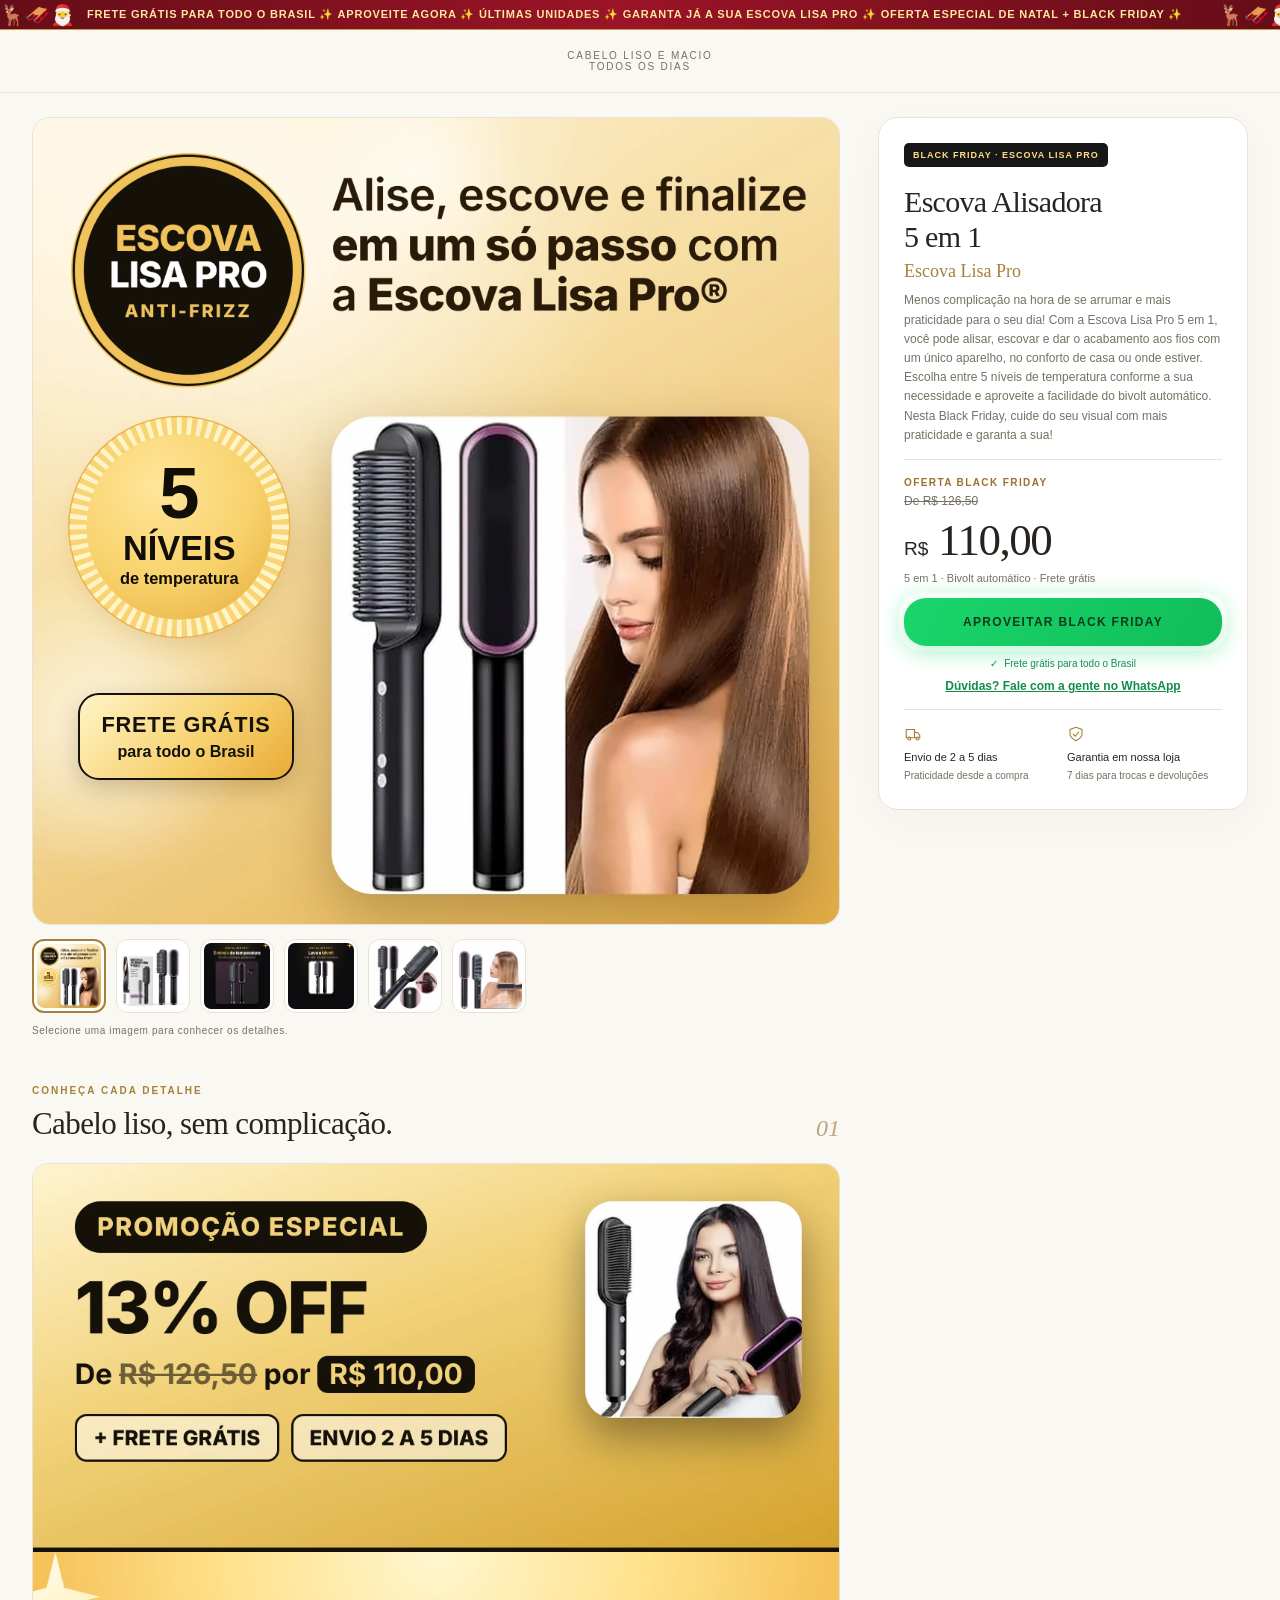
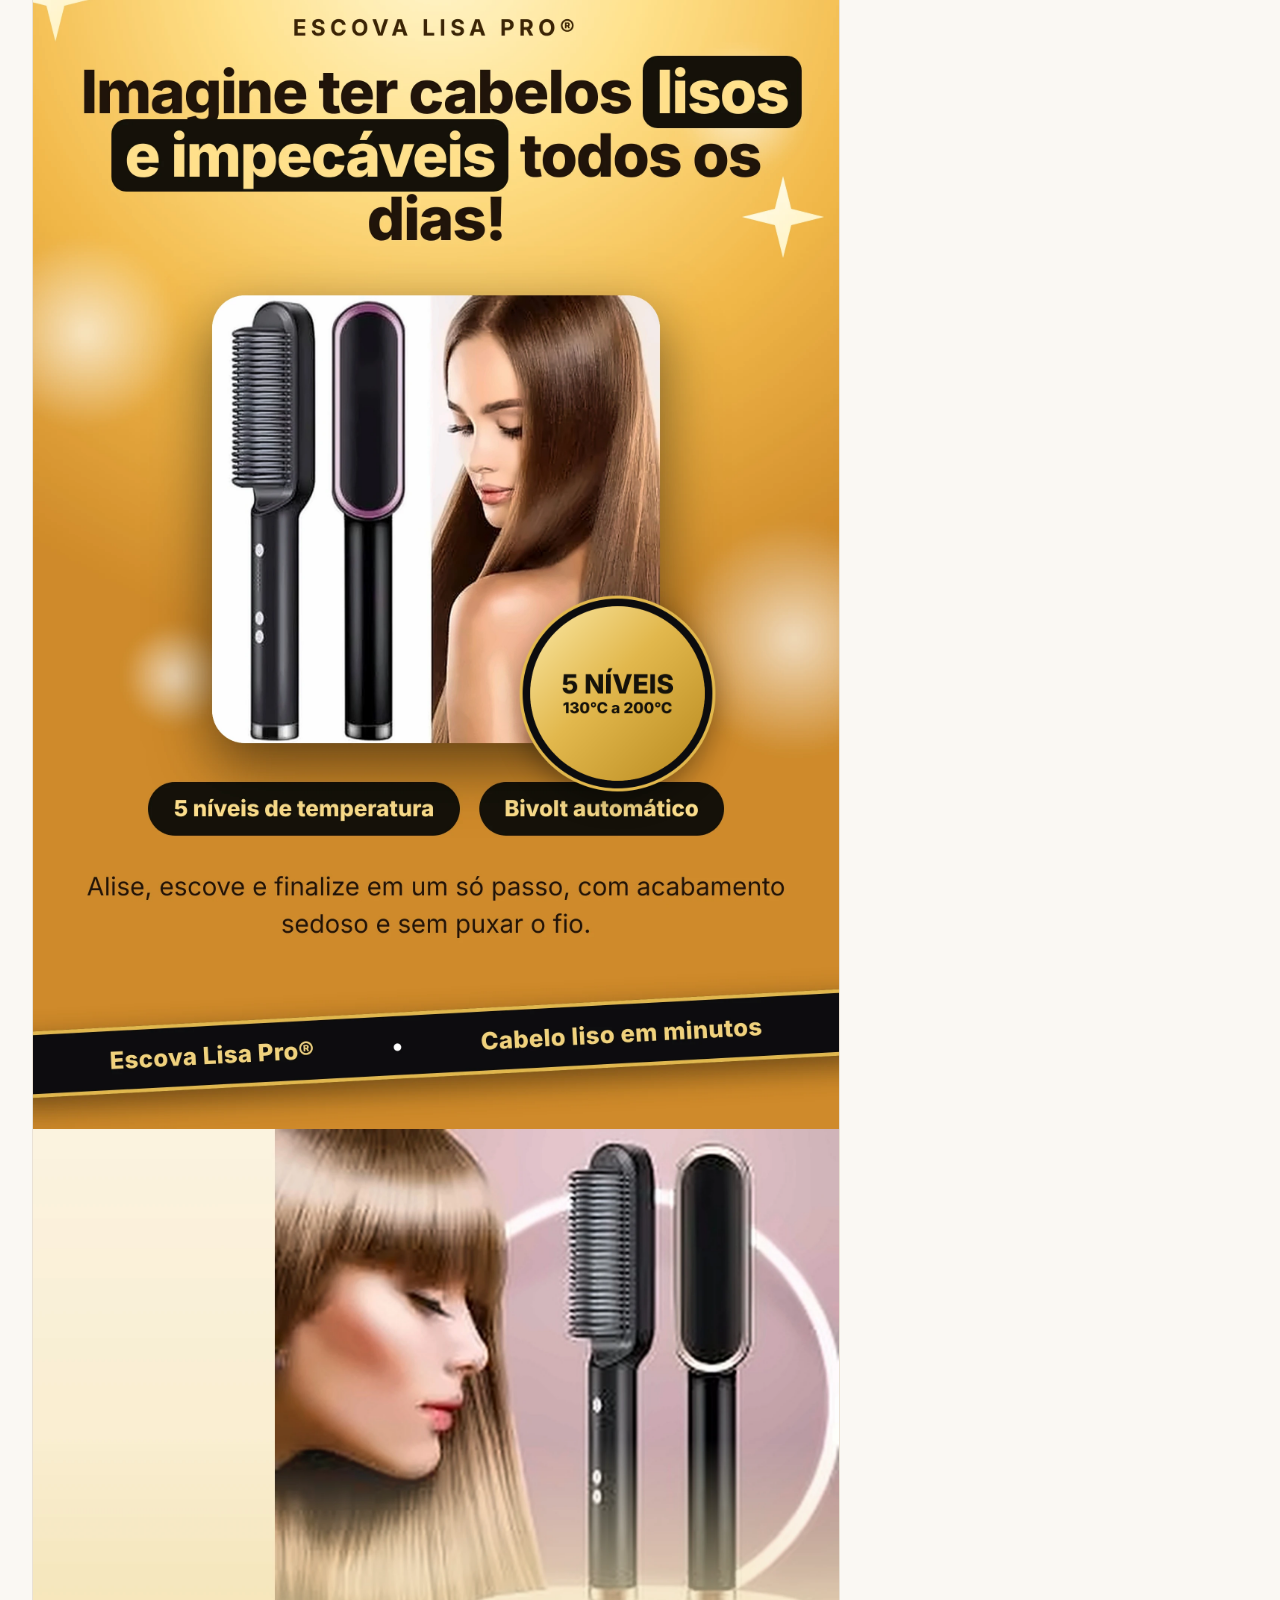
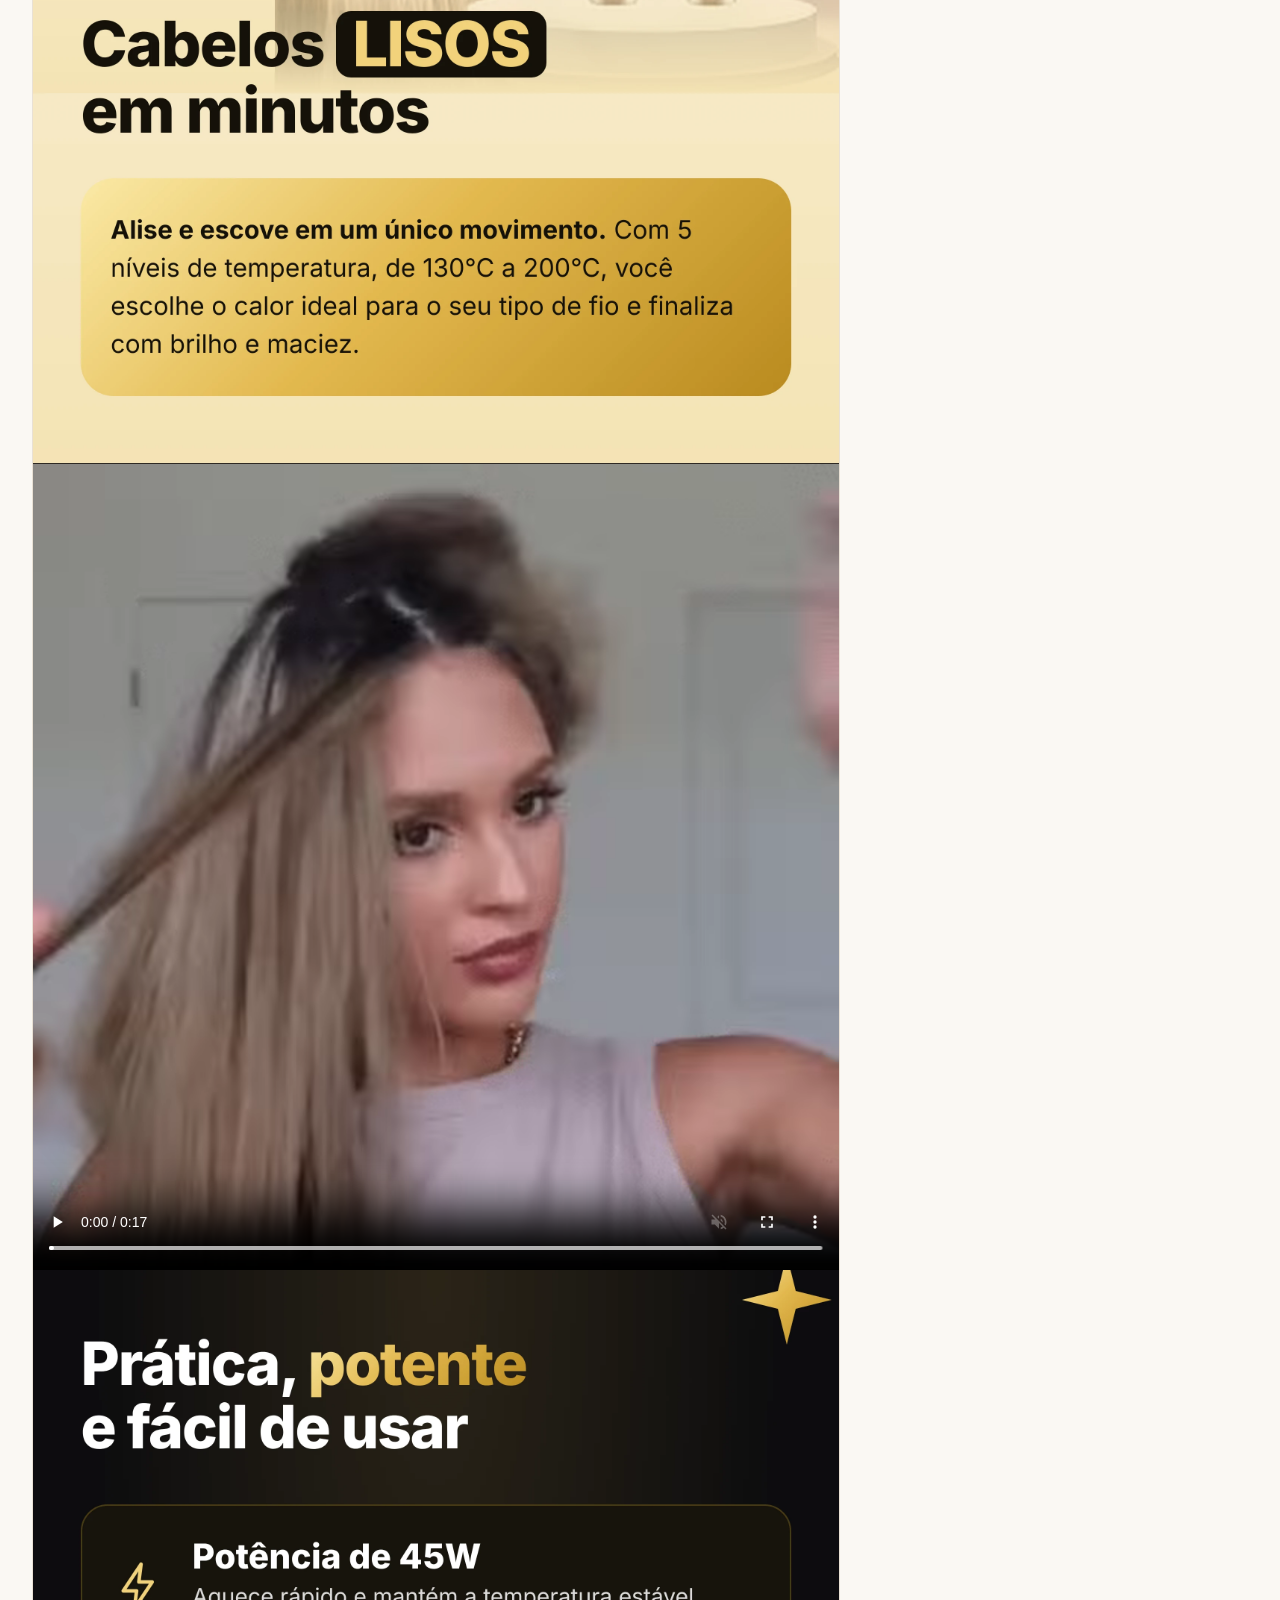
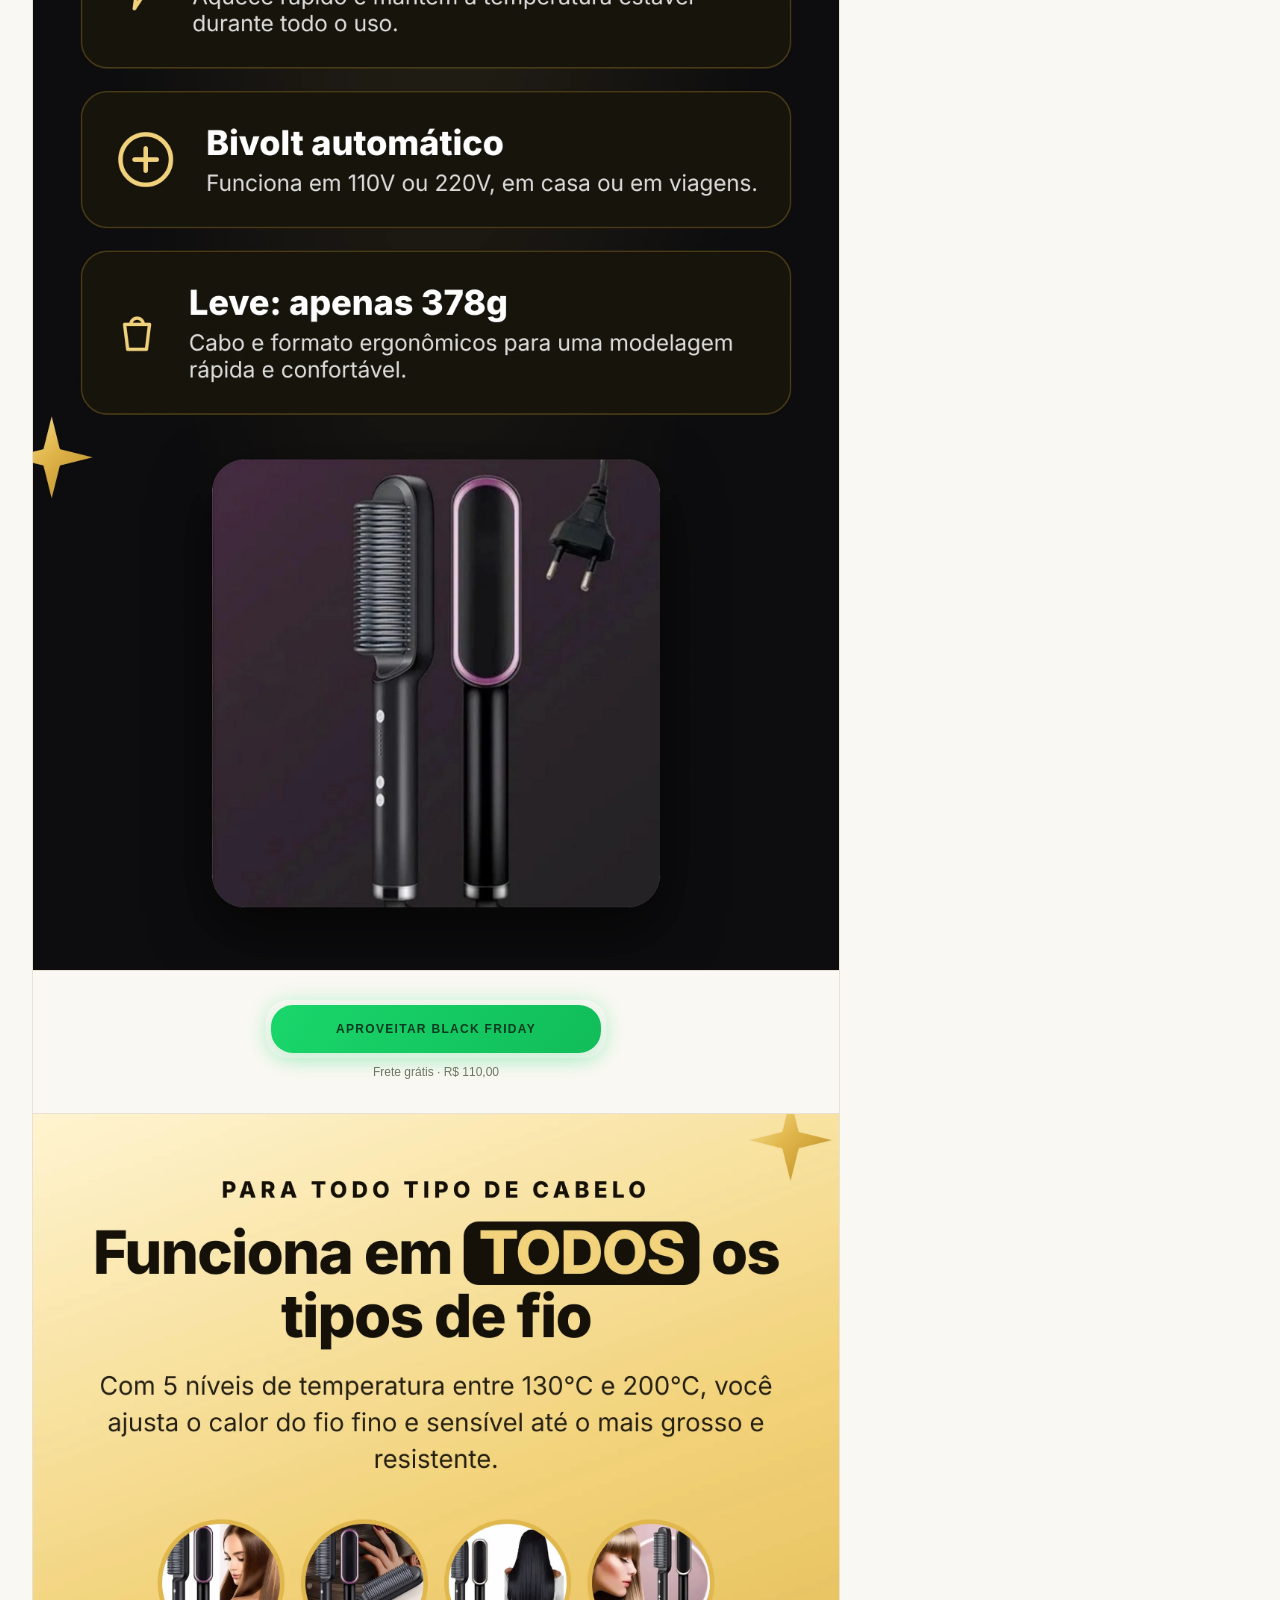
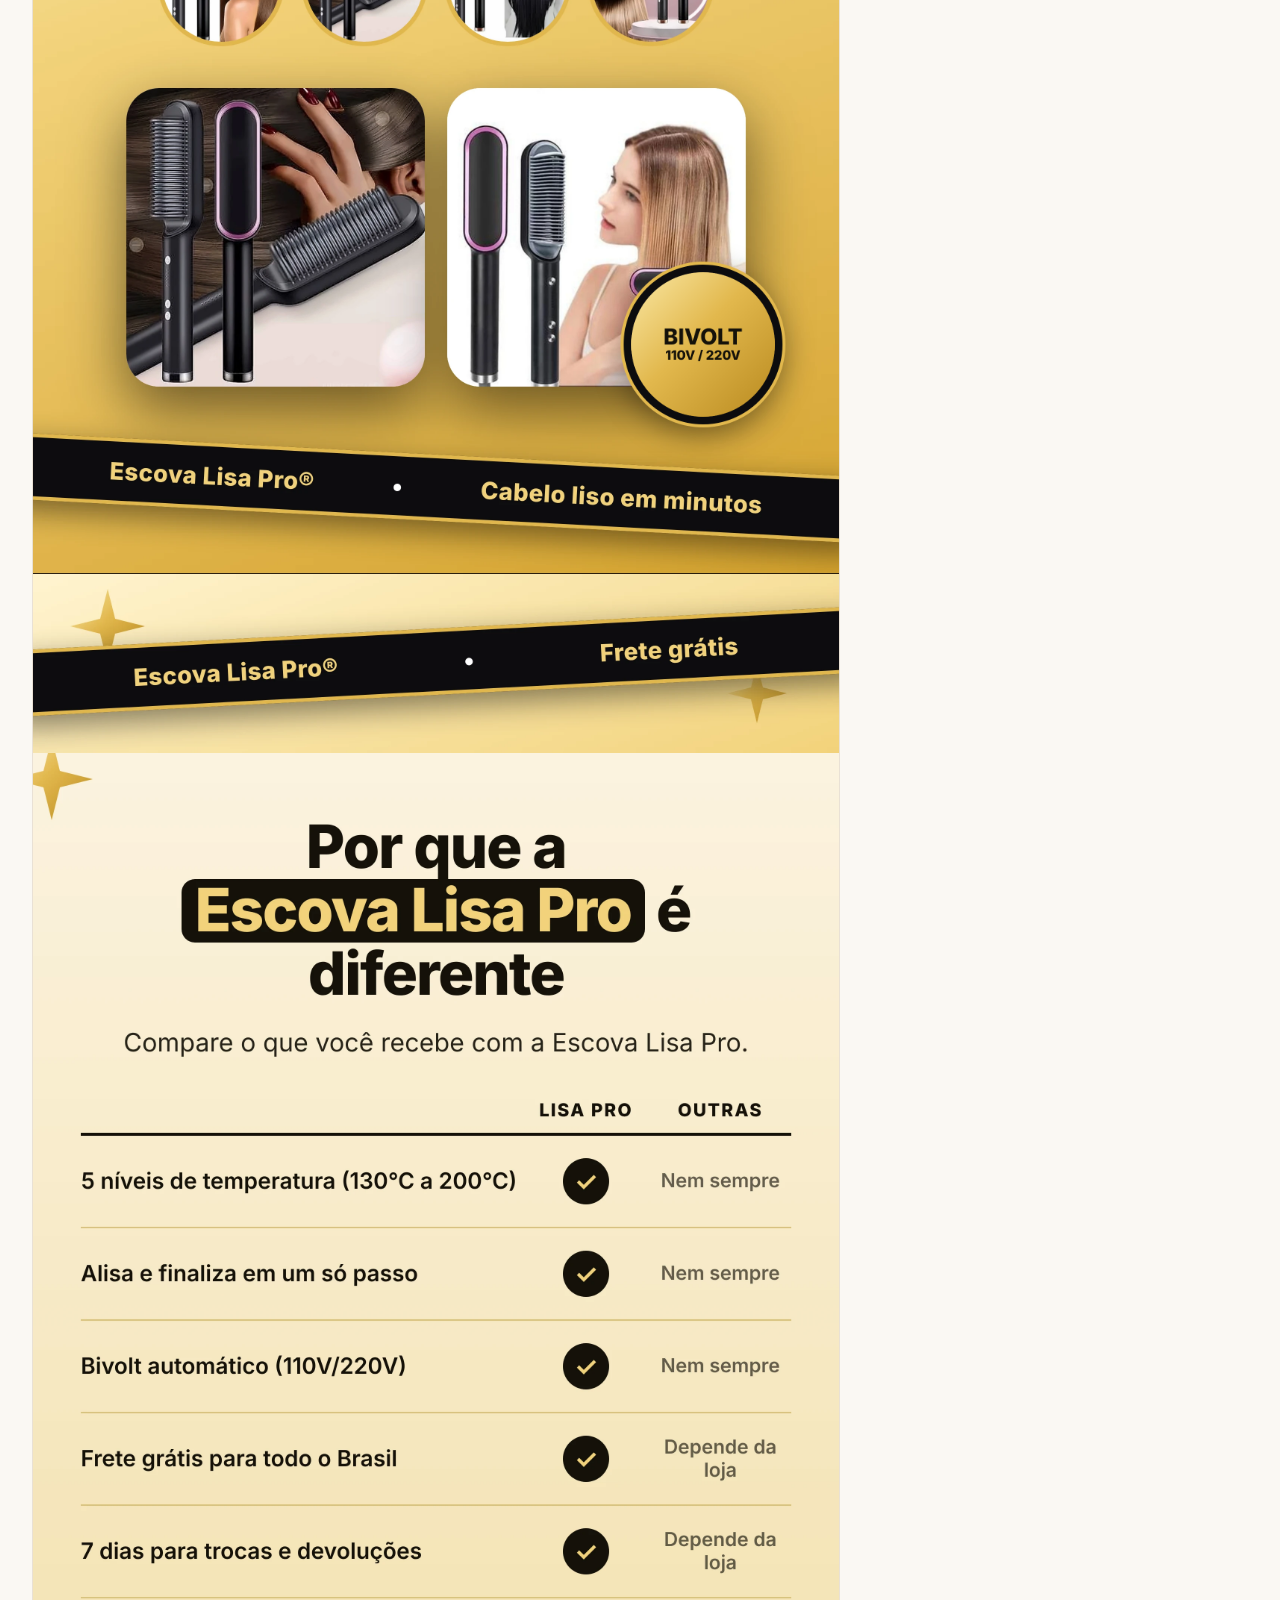
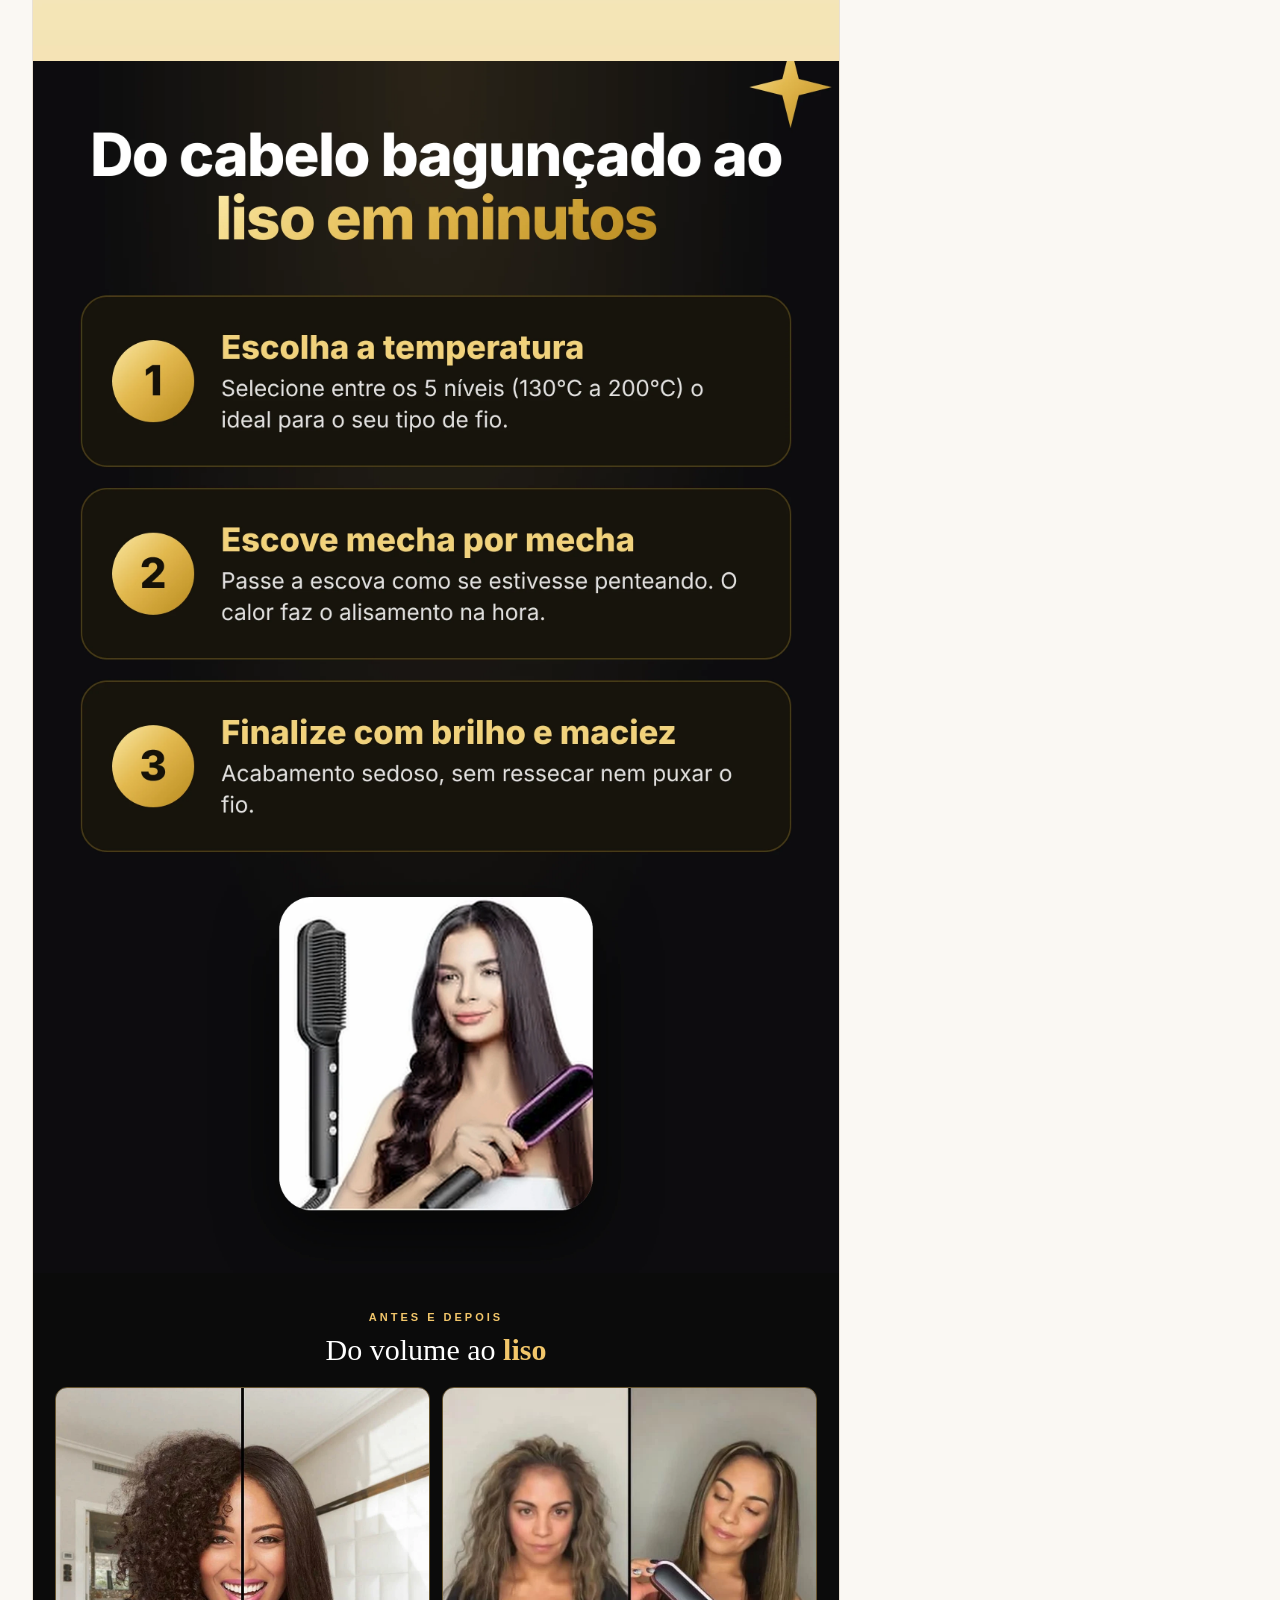
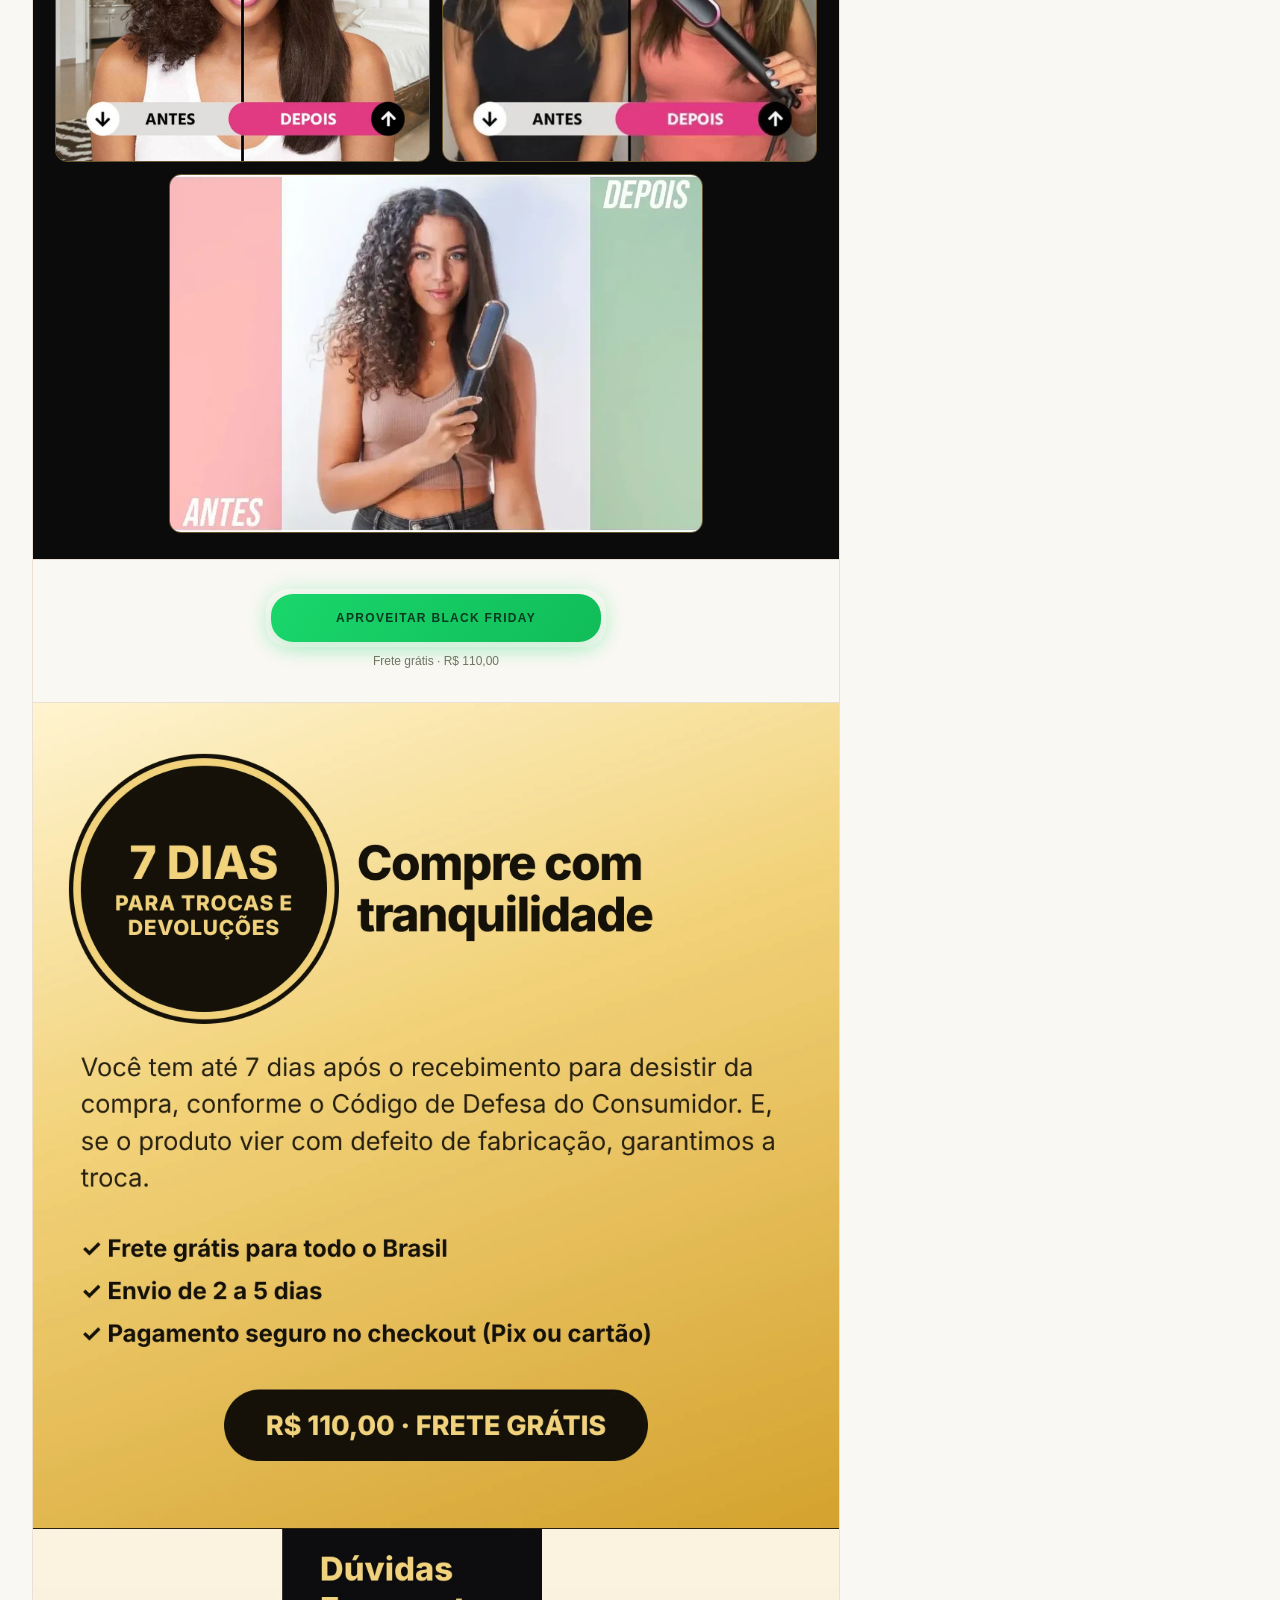
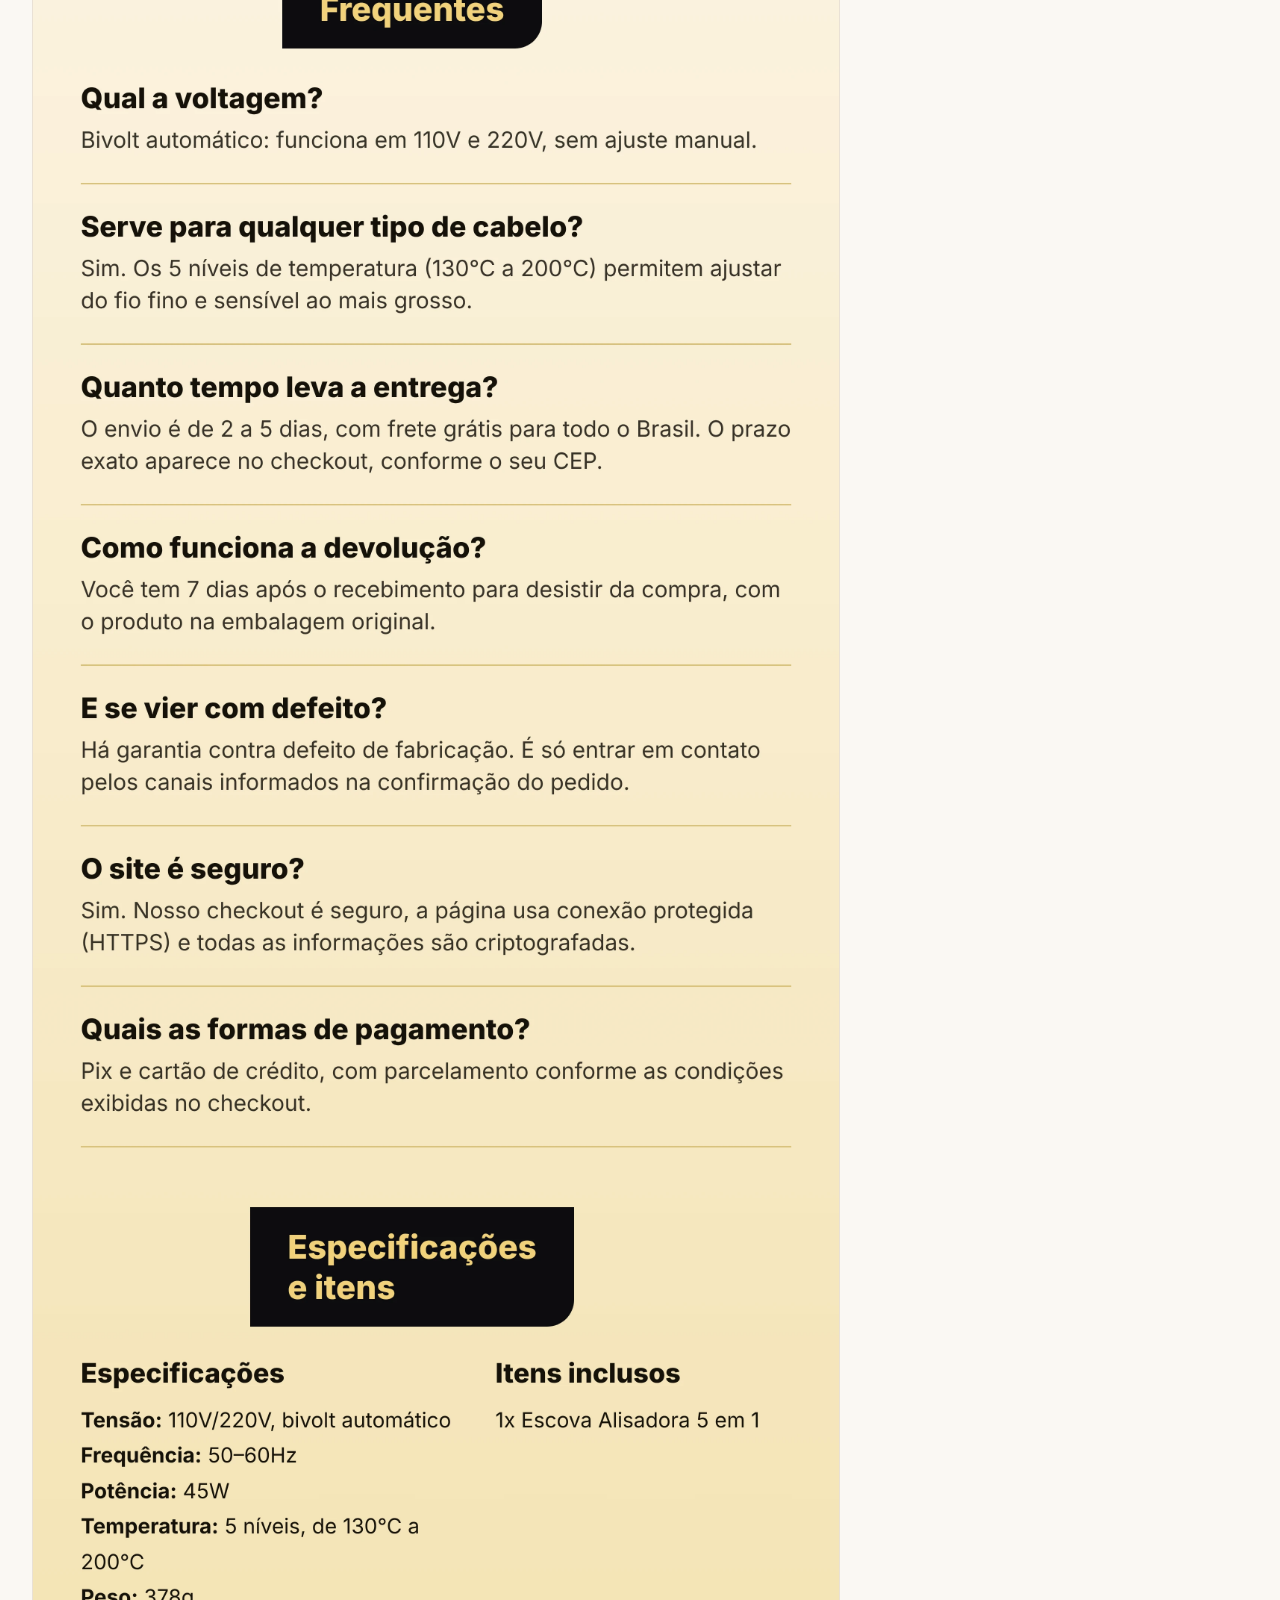
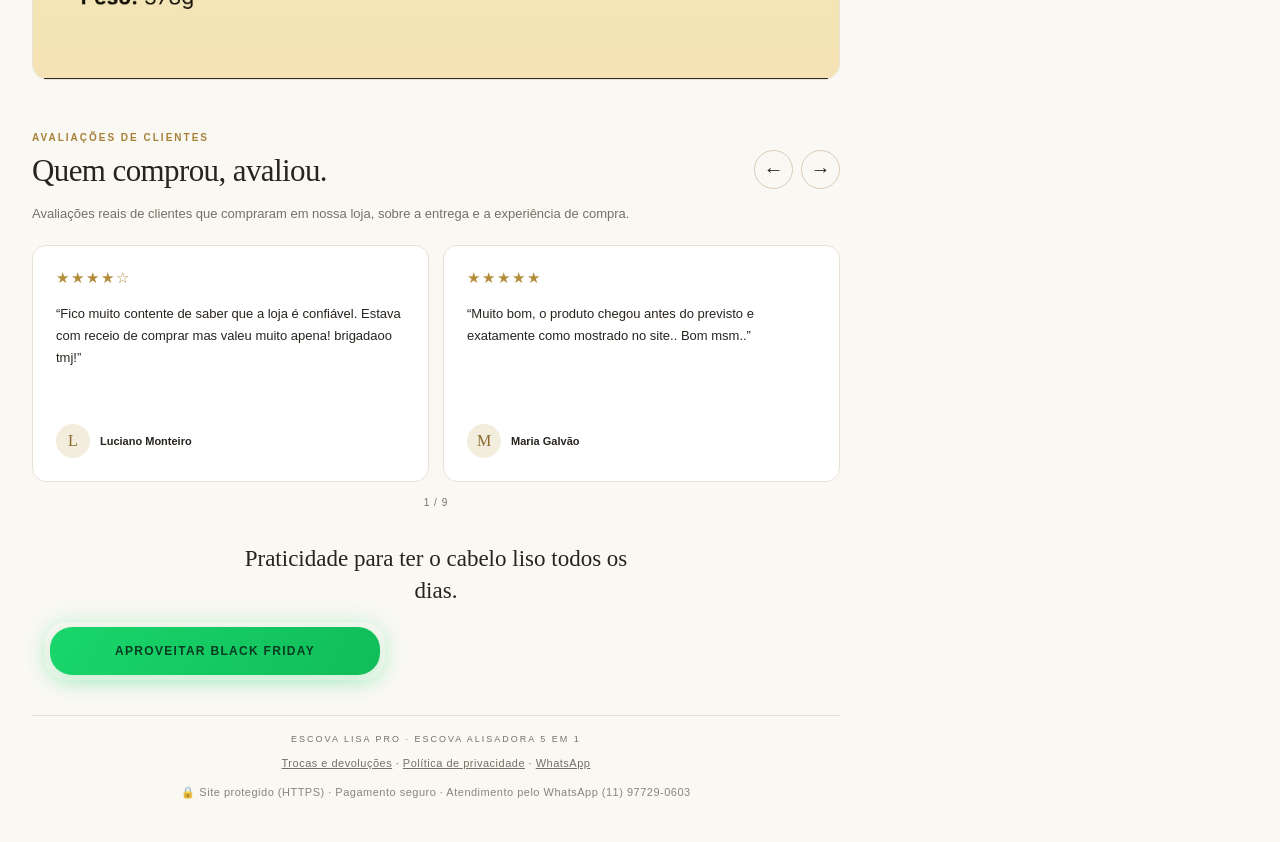
<file: index.html>
<!doctype html>
<html lang="pt-BR"><head><meta charset="utf-8"><meta name="viewport" content="width=device-width,initial-scale=1"><meta name="theme-color" content="#faf8f3"><title>Escova Lisa Pro | Escova Alisadora 5 em 1</title><meta name="description" content="Escova Alisadora 5 em 1: alisa, escova e finaliza em um só passo. 5 níveis de temperatura, bivolt automático e frete grátis. R$ 110,00."><link rel="stylesheet" href="styles.css?v=37"><link rel="preload" as="image" href="gallery-01-ajustada.svg?v=3"><!-- Meta Pixel Code -->
<script>
!function(f,b,e,v,n,t,s)
{if(f.fbq)return;n=f.fbq=function(){n.callMethod?
n.callMethod.apply(n,arguments):n.queue.push(arguments)};
if(!f._fbq)f._fbq=n;n.push=n;n.loaded=!0;n.version='2.0';
n.queue=[];t=b.createElement(e);t.async=!0;
t.src=v;s=b.getElementsByTagName(e)[0];
s.parentNode.insertBefore(t,s)}(window, document,'script',
'https://connect.facebook.net/en_US/fbevents.js');
fbq('init', '1138124382351551');
fbq('track', 'PageView');
</script>
<!-- End Meta Pixel Code -->
<script src="data.js?v=41" defer></script><script src="app.js?v=29" defer></script></head>
<body><noscript><img height="1" width="1" style="display:none" src="https://www.facebook.com/tr?id=1138124382351551&amp;ev=PageView&amp;noscript=1" alt="" /></noscript><div class="topbar" aria-label="Black Friday e Natal: FRETE GRÁTIS PARA TODO O BRASIL ✨ APROVEITE AGORA ✨ ÚLTIMAS UNIDADES ✨ GARANTA JÁ A SUA ESCOVA LISA PRO ✨ OFERTA ESPECIAL DE NATAL + BLACK FRIDAY ✨"><div class="topbar-track" aria-hidden="true"><span class="topbar-message"><span class="topbar-sleigh">🦌🛷🎅</span> FRETE GRÁTIS PARA TODO O BRASIL ✨ APROVEITE AGORA ✨ ÚLTIMAS UNIDADES ✨ GARANTA JÁ A SUA ESCOVA LISA PRO ✨ OFERTA ESPECIAL DE NATAL + BLACK FRIDAY ✨</span><span class="topbar-message"><span class="topbar-sleigh">🦌🛷🎅</span> FRETE GRÁTIS PARA TODO O BRASIL ✨ APROVEITE AGORA ✨ ÚLTIMAS UNIDADES ✨ GARANTA JÁ A SUA ESCOVA LISA PRO ✨ OFERTA ESPECIAL DE NATAL + BLACK FRIDAY ✨</span></div></div><header class="header"><span class="header-note">Cabelo liso e macio<br>todos os dias</span></header>
<main class="layout"><div class="left"><section class="gallery" aria-label="Imagens do produto"><div class="gallery-main is-cover"><img id="main-image" src="gallery-01-ajustada.svg?v=3" alt="Escova Alisadora 5 em 1 — imagem principal" width="900" height="900" fetchpriority="high"><span class="gallery-label">ESCOVA LISA PRO</span><span class="cover-badge" id="cover-badge"><b>FRETE GRÁTIS</b><small>para todo o Brasil</small></span></div><div class="thumbnails"><button class="thumb" type="button" aria-label="Ver imagem 1" aria-pressed="true"><img src="gallery-01-ajustada.svg?v=3" alt="Miniatura 1" width="1080" height="1080" decoding="async"></button><button class="thumb" type="button" aria-label="Ver imagem 2" aria-pressed="false"><img src="gallery-04.webp?v=29" alt="Miniatura 2" width="1080" height="1080" decoding="async"></button><button class="thumb" type="button" aria-label="Ver imagem 3" aria-pressed="false"><img src="gallery-02.webp?v=29" alt="Miniatura 3" width="1080" height="1080" decoding="async"></button><button class="thumb" type="button" aria-label="Ver imagem 4" aria-pressed="false"><img src="gallery-03.webp?v=29" alt="Miniatura 4" width="1080" height="1080" decoding="async"></button><button class="thumb" type="button" aria-label="Ver imagem 5" aria-pressed="false"><img src="gallery-05.webp?v=29" alt="Miniatura 5" width="1080" height="1080" decoding="async"></button><button class="thumb" type="button" aria-label="Ver imagem 6" aria-pressed="false"><img src="gallery-06.webp?v=29" alt="Miniatura 6" width="1080" height="1080" decoding="async"></button></div><p class="gallery-caption">Selecione uma imagem para conhecer os detalhes.</p></section>
<section class="description" aria-labelledby="description-heading"><div class="section-heading"><div><span class="eyebrow">Conheça cada detalhe</span><h2 id="description-heading">Cabelo liso, sem complicação.</h2></div><span class="number" aria-hidden="true">01</span></div><div class="story"><figure><img src="banner-01.webp?v=29" width="2160" alt="Oferta Escova Alisadora 5 em 1" loading="lazy" decoding="async"></figure><figure class="has-seal"><img src="banner-02.webp?v=29" width="2160" alt="Cabelos lisos e impecáveis todos os dias" loading="lazy" decoding="async"><img class="seal-anim" src="seal-niveis.png?v=29" alt="" aria-hidden="true" style="left:59.815%;top:54.306%;width:25.741%" loading="lazy"></figure><figure><img src="banner-03.webp?v=29" width="2160" alt="Cabelos lisos em minutos" loading="lazy" decoding="async"></figure><figure class="reel"><video id="reel-video" controls muted loop autoplay playsinline preload="auto" poster="poster-reel.jpg?v=29"><source src="video-reel.webm?v=29" type="video/webm"><source src="video-reel.mp4?v=29" type="video/mp4"></video></figure><figure><img src="banner-04.webp?v=29" width="2160" alt="Prática, potente e fácil de usar" loading="lazy" decoding="async"></figure><div class="mid-cta"><a class="cta" href="https://pay.kaiross.com.br/dmLbLVXUfgyq">APROVEITAR BLACK FRIDAY</a><p>Frete grátis · R$ 110,00</p></div><figure class="has-seal"><img src="banner-05.webp?v=29" width="2160" alt="Funciona em todos os tipos de cabelo" loading="lazy" decoding="async"><img class="seal-anim" src="seal-bivolt.png?v=29" alt="" aria-hidden="true" style="left:72.315%;top:70.13%;width:22.037%" loading="lazy"></figure><figure><img src="banner-10.webp?v=29" width="2160" alt="Escova Lisa Pro" loading="lazy" decoding="async"></figure><figure><img src="banner-06.webp?v=29" width="2160" alt="Por que a Escova Lisa Pro é diferente" loading="lazy" decoding="async"></figure><figure><img src="banner-07.webp?v=29" width="2160" alt="Do cabelo bagunçado ao liso em minutos" loading="lazy" decoding="async"></figure><figure class="ba"><span class="ba-eyebrow">Antes e depois</span><h3>Do volume ao <b>liso</b></h3><div class="ba-grid"><img src="antes-depois-2.webp?v=29" width="1000" height="1000" alt="Antes e depois: cabelo cacheado alisado" loading="lazy" decoding="async"><img src="antes-depois-1.webp?v=29" width="1000" height="1000" alt="Antes e depois: cabelo ondulado alisado" loading="lazy" decoding="async"><img src="antes-depois-3.webp?v=29" width="1000" height="672" alt="Antes e depois: cabelo cacheado alisado" loading="lazy" decoding="async"></div></figure><div class="mid-cta"><a class="cta" href="https://pay.kaiross.com.br/dmLbLVXUfgyq">APROVEITAR BLACK FRIDAY</a><p>Frete grátis · R$ 110,00</p></div><figure><img src="banner-08.webp?v=29" width="2160" alt="7 dias para trocas e devoluções" loading="lazy" decoding="async"></figure><figure><img src="banner-09.webp?v=29" width="2160" alt="Dúvidas frequentes e especificações" loading="lazy" decoding="async"></figure></div></section>
<section class="reviews" id="reviews" aria-labelledby="reviews-heading" hidden><div class="section-heading"><div><span class="eyebrow">Avaliações de clientes</span><h2 id="reviews-heading">Quem comprou, avaliou.</h2></div><div class="review-controls"><button type="button" class="arrow" id="previous-review" aria-label="Depoimento anterior">←</button><button type="button" class="arrow" id="next-review" aria-label="Próximo depoimento">→</button></div></div><p class="review-intro">Avaliações reais de clientes que compraram em nossa loja, sobre a entrega e a experiência de compra.</p><div class="review-grid" id="review-grid" tabindex="0" role="region" aria-label="Depoimentos de clientes" aria-roledescription="carrossel"></div><p class="review-status" id="review-status" aria-live="polite"></p></section><div class="closing"><p>Praticidade para ter o cabelo liso todos os dias.</p><a class="cta" href="https://pay.kaiross.com.br/dmLbLVXUfgyq">APROVEITAR BLACK FRIDAY</a></div><div class="bottom">Escova Lisa Pro · Escova Alisadora 5 em 1<div class="foot-links"><a href="trocas-e-devolucoes.html">Trocas e devoluções</a> · <a href="politica-de-privacidade.html">Política de privacidade</a> · <a href="https://wa.me/5511977290603?text=Oi!%20Tenho%20uma%20d%C3%BAvida%20sobre%20a%20Escova%20Lisa%20Pro" target="_blank" rel="noopener">WhatsApp</a></div><div class="foot-safe">🔒 Site protegido (HTTPS) · Pagamento seguro · Atendimento pelo WhatsApp (11) 97729-0603</div></div></div>
<aside class="offer" aria-label="Oferta da escova alisadora"><div class="offer-top"><span class="offer-tag">BLACK FRIDAY · ESCOVA LISA PRO</span></div><h1>Escova Alisadora<br>5 em 1<span>Escova Lisa Pro</span></h1><p class="offer-copy">Menos complicação na hora de se arrumar e mais praticidade para o seu dia! Com a Escova Lisa Pro 5 em 1, você pode alisar, escovar e dar o acabamento aos fios com um único aparelho, no conforto de casa ou onde estiver. Escolha entre 5 níveis de temperatura conforme a sua necessidade e aproveite a facilidade do bivolt automático. Nesta Black Friday, cuide do seu visual com mais praticidade e garanta a sua!</p><div class="price-box"><div class="price-label">Oferta Black Friday</div><div class="price-old">De R$ 126,50</div><div class="price"><small>R$</small> 110,00</div><div class="payment">5 em 1 · Bivolt automático · Frete grátis</div></div><a class="cta" href="https://pay.kaiross.com.br/dmLbLVXUfgyq">APROVEITAR BLACK FRIDAY</a><p class="shipping"><span aria-hidden="true">✓</span> Frete grátis para todo o Brasil</p><p class="wa-help"><a href="https://wa.me/5511977290603?text=Oi!%20Tenho%20uma%20d%C3%BAvida%20sobre%20a%20Escova%20Lisa%20Pro" target="_blank" rel="noopener">Dúvidas? Fale com a gente no WhatsApp</a></p><div class="offer-benefits"><div class="benefit"><svg viewBox="0 0 24 24" fill="none" stroke="currentColor" stroke-width="1.5" aria-hidden="true"><path d="M3 6h11v11H3zM14 10h4l3 4v3h-7"/><circle cx="7" cy="18" r="2"/><circle cx="18" cy="18" r="2"/></svg><strong>Envio de 2 a 5 dias</strong>Praticidade desde a compra</div><div class="benefit"><svg viewBox="0 0 24 24" fill="none" stroke="currentColor" stroke-width="1.5" aria-hidden="true"><path d="M12 3l8 3v6c0 5-8 9-8 9s-8-4-8-9V6zM8 12l3 3 5-6"/></svg><strong>Garantia em nossa loja</strong>7 dias para trocas e devoluções</div></div></aside></main><div class="sticky-buy" aria-label="Comprar"><div><s>R$ 126,50</s><strong>R$ 110,00</strong></div><a class="cta" href="https://pay.kaiross.com.br/dmLbLVXUfgyq">APROVEITAR BLACK FRIDAY</a></div></body></html>
</file>
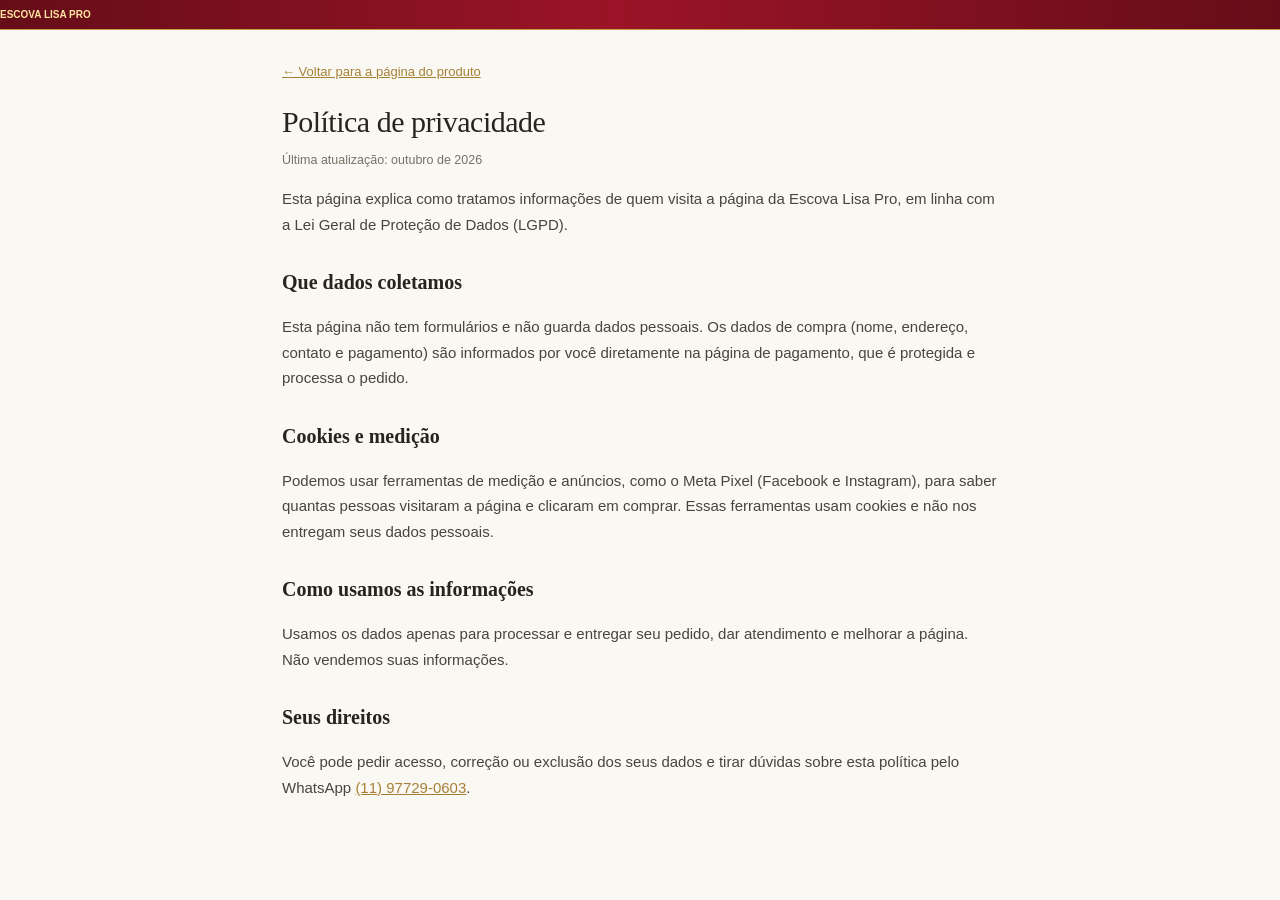
<file: politica-de-privacidade.html>
<!doctype html>
<html lang="pt-BR"><head><meta charset="utf-8"><meta name="viewport" content="width=device-width,initial-scale=1"><meta name="theme-color" content="#faf8f3"><title>Política de privacidade | Escova Lisa Pro</title><link rel="stylesheet" href="styles.css?v=22"></head>
<body><div class="topbar">Escova Lisa Pro</div><main class="doc"><a class="back" href="index.html">← Voltar para a página do produto</a><h1>Política de privacidade</h1><small>Última atualização: outubro de 2026</small>
<p>Esta página explica como tratamos informações de quem visita a página da Escova Lisa Pro, em linha com a Lei Geral de Proteção de Dados (LGPD).</p>
<h2>Que dados coletamos</h2><p>Esta página não tem formulários e não guarda dados pessoais. Os dados de compra (nome, endereço, contato e pagamento) são informados por você diretamente na página de pagamento, que é protegida e processa o pedido.</p>
<h2>Cookies e medição</h2><p>Podemos usar ferramentas de medição e anúncios, como o Meta Pixel (Facebook e Instagram), para saber quantas pessoas visitaram a página e clicaram em comprar. Essas ferramentas usam cookies e não nos entregam seus dados pessoais.</p>
<h2>Como usamos as informações</h2><p>Usamos os dados apenas para processar e entregar seu pedido, dar atendimento e melhorar a página. Não vendemos suas informações.</p>
<h2>Seus direitos</h2><p>Você pode pedir acesso, correção ou exclusão dos seus dados e tirar dúvidas sobre esta política pelo WhatsApp <a href="https://wa.me/5511977290603?text=Oi!%20Tenho%20uma%20d%C3%BAvida%20sobre%20a%20Escova%20Lisa%20Pro">(11) 97729-0603</a>.</p></main></body></html>
</file>
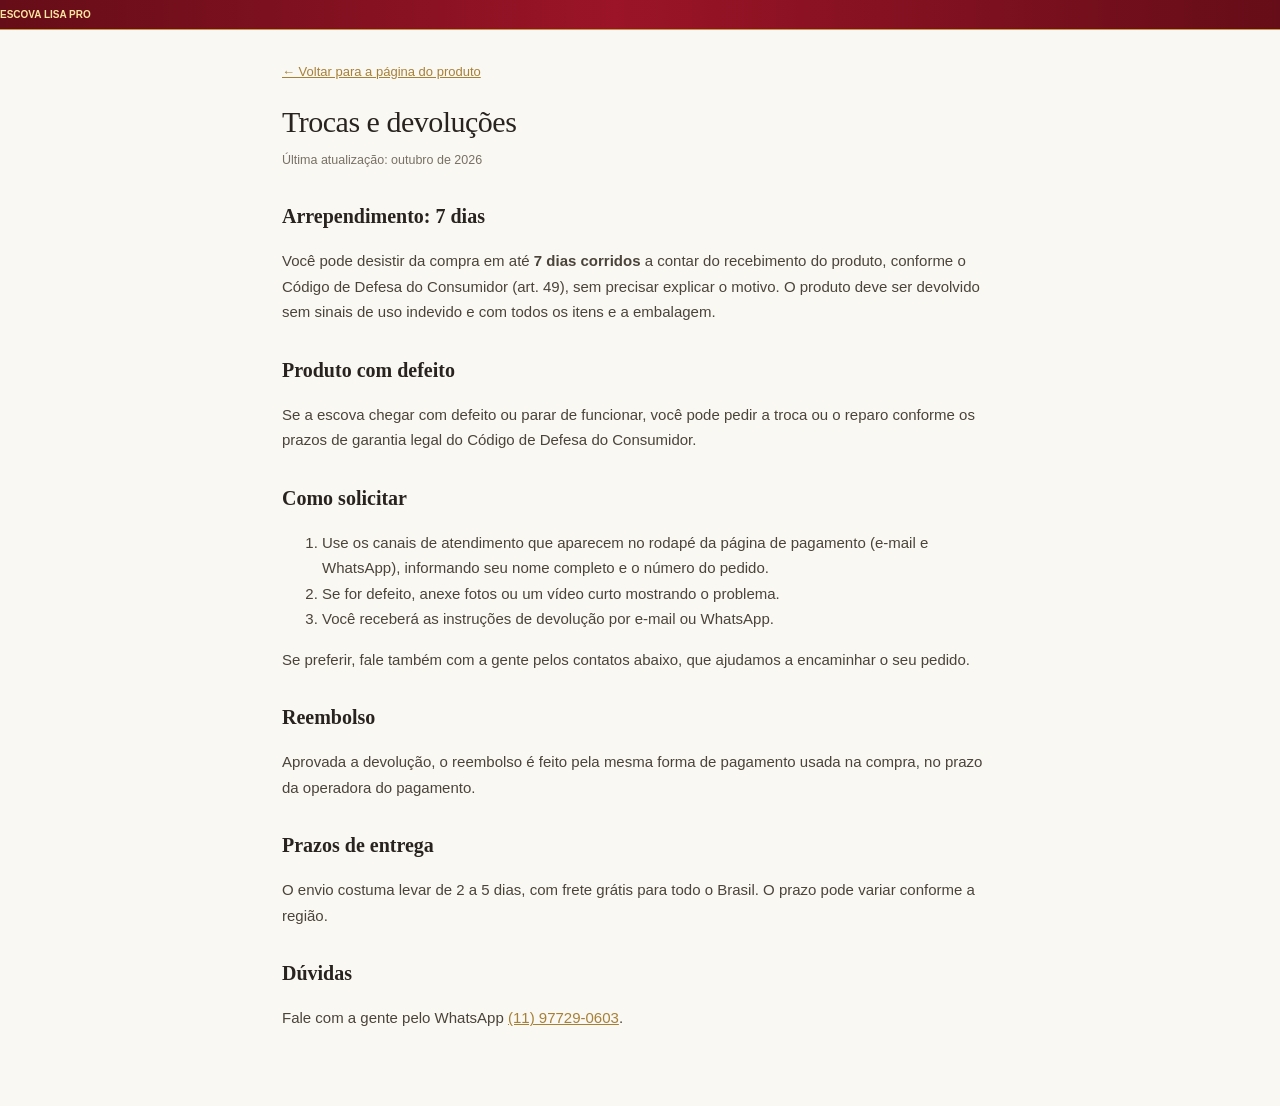
<file: trocas-e-devolucoes.html>
<!doctype html>
<html lang="pt-BR"><head><meta charset="utf-8"><meta name="viewport" content="width=device-width,initial-scale=1"><meta name="theme-color" content="#faf8f3"><title>Trocas e devoluções | Escova Lisa Pro</title><link rel="stylesheet" href="styles.css?v=22"></head>
<body><div class="topbar">Escova Lisa Pro</div><main class="doc"><a class="back" href="index.html">← Voltar para a página do produto</a><h1>Trocas e devoluções</h1><small>Última atualização: outubro de 2026</small>
<h2>Arrependimento: 7 dias</h2><p>Você pode desistir da compra em até <b>7 dias corridos</b> a contar do recebimento do produto, conforme o Código de Defesa do Consumidor (art. 49), sem precisar explicar o motivo. O produto deve ser devolvido sem sinais de uso indevido e com todos os itens e a embalagem.</p>
<h2>Produto com defeito</h2><p>Se a escova chegar com defeito ou parar de funcionar, você pode pedir a troca ou o reparo conforme os prazos de garantia legal do Código de Defesa do Consumidor.</p>
<h2>Como solicitar</h2><ol><li>Use os canais de atendimento que aparecem no rodapé da página de pagamento (e-mail e WhatsApp), informando seu nome completo e o número do pedido.</li><li>Se for defeito, anexe fotos ou um vídeo curto mostrando o problema.</li><li>Você receberá as instruções de devolução por e-mail ou WhatsApp.</li></ol><p>Se preferir, fale também com a gente pelos contatos abaixo, que ajudamos a encaminhar o seu pedido.</p>
<h2>Reembolso</h2><p>Aprovada a devolução, o reembolso é feito pela mesma forma de pagamento usada na compra, no prazo da operadora do pagamento.</p>
<h2>Prazos de entrega</h2><p>O envio costuma levar de 2 a 5 dias, com frete grátis para todo o Brasil. O prazo pode variar conforme a região.</p>
<h2>Dúvidas</h2><p>Fale com a gente pelo WhatsApp <a href="https://wa.me/5511977290603?text=Oi!%20Tenho%20uma%20d%C3%BAvida%20sobre%20a%20Escova%20Lisa%20Pro">(11) 97729-0603</a>.</p></main></body></html>
</file>
<file: styles.css>
:root{--ink:#28231e;--muted:#777064;--gold:#a78037;--line:#e9e1d5;--paper:#faf8f3;--green:#198a57}*{box-sizing:border-box}html{scroll-behavior:smooth}body{margin:0;background:var(--paper);color:var(--ink);font-family:Arial,Helvetica,sans-serif;-webkit-font-smoothing:antialiased}button{font:inherit;-webkit-tap-highlight-color:transparent}button:focus-visible{outline:3px solid var(--gold);outline-offset:4px}.topbar{height:30px;display:flex;align-items:center;justify-content:center;background:#28231e;color:#f9edd4;font-size:10px;letter-spacing:2px;text-transform:uppercase}.header{height:63px;max-width:1280px;margin:auto;padding:0 32px;display:flex;align-items:center;justify-content:space-between;border-bottom:1px solid var(--line)}.brand{font-family:Georgia,serif;font-size:28px;letter-spacing:-1px}.brand span{font-style:italic;color:var(--gold)}.brand small{font:9px Arial,sans-serif;letter-spacing:3px;display:block;text-align:center;margin-top:2px}.header-note{font-size:10px;letter-spacing:1.8px;text-transform:uppercase;color:var(--muted)}.layout{max-width:1280px;margin:auto;padding:24px 32px 40px;display:grid;grid-template-columns:minmax(0,1fr) 370px;gap:38px}.left{min-width:0}.eyebrow{color:var(--gold);font-size:10px;text-transform:uppercase;letter-spacing:2px;font-weight:bold}.gallery-main{position:relative;border-radius:18px;overflow:hidden;background:white;border:1px solid var(--line)}.gallery-main img{width:100%;height:auto;aspect-ratio:1;object-fit:contain;display:block}.gallery-label{position:absolute;top:16px;left:16px;background:#28231e;color:white;padding:7px 11px;border-radius:99px;letter-spacing:1.5px;font-size:9px;pointer-events:none}.thumbnails{display:flex;gap:10px;margin:14px 0 0}.thumb{padding:3px;background:white;border:1px solid var(--line);border-radius:12px;width:74px;height:74px;cursor:pointer;transition:border-color .2s,transform .2s}.thumb:hover{transform:translateY(-2px)}.thumb[aria-pressed=true]{border:2px solid var(--gold)}.thumb img{width:100%;height:100%;object-fit:contain;border-radius:7px}.gallery-caption{font-size:10px;color:var(--muted);margin:12px 0 0;letter-spacing:.6px}.offer{position:fixed;top:117px;left:calc(50% + 238px);width:370px;background:white;padding:25px;border:1px solid var(--line);border-radius:20px;box-shadow:0 12px 44px #3c281d08;z-index:3}.offer-top{display:flex;align-items:center;justify-content:space-between;gap:10px}.offer-tag{background:#f4eddc;color:#81632b;font-size:9px;letter-spacing:1.3px;padding:7px 9px;border-radius:5px;font-weight:bold}.sold{font-size:10px;color:var(--muted)}h1{font-family:Georgia,serif;font-weight:normal;font-size:30px;line-height:1.16;margin:18px 0 10px;letter-spacing:-.7px}h1 span{display:block;font-size:18px;margin-top:6px;letter-spacing:0;color:var(--gold)}.offer-copy{font-size:12px;line-height:1.6;color:var(--muted);margin:10px 0}.rating{display:flex;align-items:center;gap:9px;margin:13px 0;font-size:11px}.stars{letter-spacing:2px;color:#b48d3c;font-size:15px}.price-box{border-top:1px solid var(--line);padding:17px 0 14px;margin-top:14px}.price-label{font-size:10px;letter-spacing:1.4px;text-transform:uppercase;color:var(--muted)}.price-old{font-size:12px;color:var(--muted);text-decoration:line-through;margin-top:6px}.price{font-family:Georgia,serif;font-size:45px;line-height:1.2;margin:5px 0;letter-spacing:-1.5px}.price small{font:19px Arial,sans-serif;letter-spacing:0}.payment{font-size:11px;color:var(--muted)}.cta{width:100%;border:0;border-radius:10px;background:var(--green);color:white;padding:17px 12px;font-size:12px;letter-spacing:1.3px;font-weight:bold;box-shadow:0 5px 15px #198a571a;opacity:1}.cta:disabled{color:white;-webkit-text-fill-color:white;cursor:default}.shipping{display:flex;align-items:center;justify-content:center;gap:6px;font-size:10px;color:var(--green);margin:12px 0 18px}.offer-benefits{display:grid;grid-template-columns:1fr 1fr;gap:8px;border-top:1px solid var(--line);padding-top:15px}.benefit{font-size:10px;line-height:1.7;color:var(--muted)}.benefit strong{display:block;color:var(--ink);font-size:11px;font-weight:500}.benefit svg{width:18px;height:18px;display:block;color:var(--gold);margin-bottom:5px}.section-heading{margin:44px 0 21px;display:flex;justify-content:space-between;gap:16px;align-items:end}.section-heading h2{font-family:Georgia,serif;font-size:31px;font-weight:normal;letter-spacing:-.6px;margin:8px 0 0}.section-heading .number{font-family:Georgia,serif;font-style:italic;font-size:24px;color:#bca67f}.story{overflow:hidden;border:1px solid var(--line);border-radius:16px;background:white}.story img{display:block;width:100%;height:auto;object-fit:contain}.story figure{margin:0}.story video{display:block;width:100%;max-height:640px;background:#000}.story-note{padding:26px 23px;background:#f4efe4;text-align:center;font-family:Georgia,serif;font-size:20px;line-height:1.5;margin:0}.specs{list-style:none;margin:0;padding:6px 23px 10px;background:white}.specs li{display:flex;justify-content:space-between;gap:16px;padding:13px 0;border-bottom:1px solid var(--line);font-size:14px}.specs li:last-child{border-bottom:0}.specs span{color:var(--muted)}.specs strong{font-weight:600;text-align:right}.reviews{min-width:0;padding-top:3px}.review-intro{font-size:13px;line-height:1.7;color:var(--muted);margin:-7px 0 20px}.review-controls{display:flex;gap:8px;flex-shrink:0}.arrow{width:39px;height:39px;border-radius:50%;background:transparent;border:1px solid #d8cbb4;color:var(--ink);cursor:pointer;font-size:20px;display:grid;place-items:center}.arrow:hover{background:#f0e7d6}.review-grid{display:grid;grid-template-columns:repeat(2,minmax(0,1fr));gap:14px;touch-action:pan-y;min-height:237px}.review{display:flex;flex-direction:column;min-width:0;background:white;border:1px solid var(--line);border-radius:14px;padding:23px}.review blockquote{font-size:13px;line-height:1.7;margin:16px 0 23px;flex:1}.review-person{display:flex;align-items:center;gap:10px}.avatar{width:34px;height:34px;border-radius:50%;display:grid;place-items:center;background:#f3edde;color:#8a692d;font-family:Georgia,serif;font-size:16px;flex-shrink:0}.review-person strong{font-size:11px;display:block}.review-person small{font-size:9px;color:var(--muted);display:block;margin-top:4px}.review-status{font-size:10px;color:var(--muted);text-align:center;margin:15px 0 0;letter-spacing:1px}.closing{text-align:center;padding:35px 18px 10px}.closing p{font-family:Georgia,serif;font-size:23px;line-height:1.4;max-width:400px;margin:0 auto 20px}.closing .cta{max-width:330px}.bottom{margin-top:30px;padding-top:18px;border-top:1px solid var(--line);font-size:9px;letter-spacing:2px;color:var(--muted);text-align:center;text-transform:uppercase}[hidden]{display:none!important}
@media(min-width:1024px) and (max-width:1279px){.offer{left:auto;right:32px}}@media(min-width:1024px) and (max-height:760px){.offer{top:24px;padding:20px}h1{font-size:26px;margin-top:13px}.offer-copy{margin:7px 0}.price-box{padding:12px 0;margin-top:10px}.price{font-size:40px}.shipping{margin:9px 0 12px}.offer-benefits{padding-top:11px}}@media(min-width:1024px) and (max-height:580px){.offer{max-height:calc(100dvh - 32px);overflow-y:auto;top:16px}}
@media(max-width:1023px){.layout{display:flex;flex-direction:column;padding:22px 22px 30px;max-width:760px;gap:0}.left{display:contents}.gallery{order:0}.offer{position:static;width:100%;order:1;margin-top:25px;padding:27px}.description{order:2}.reviews{order:3}.closing{order:4}.bottom{order:5}.header{padding:0 23px}.header-note{font-size:9px}.offer-top{justify-content:flex-start;gap:15px}h1{font-size:34px}h1 span{font-size:21px}.offer-copy{font-size:14px}.price{font-size:47px}.offer-benefits{gap:20px}.benefit{font-size:11px}.benefit strong{font-size:12px}.cta{min-height:54px}.section-heading h2{font-size:31px}}
@media(max-width:540px){.topbar{font-size:8px;letter-spacing:1.5px;height:27px}.header{height:63px;padding:0 18px}.brand{font-size:25px}.header-note{max-width:135px;line-height:1.6;text-align:right;font-size:8px}.layout{padding:18px 14px 24px}.gallery-main{border-radius:14px}.thumb{width:64px;height:64px}.gallery-caption{font-size:9px}.offer{padding:22px;margin-top:20px;border-radius:15px}h1{font-size:31px}.offer-copy{font-size:13px}.section-heading{margin-top:35px}.section-heading h2{font-size:29px}.section-heading .number{font-size:20px}.story{border-radius:12px}.story-note{font-size:19px;padding:24px 18px}.review-grid{grid-template-columns:1fr;min-height:235px}.review{padding:24px}.review blockquote{font-size:14px}.reviews .section-heading{align-items:center;gap:8px}.reviews h2{font-size:28px;max-width:210px}.review-controls{gap:6px}.arrow{width:35px;height:35px}.closing{padding:30px 10px 5px}}@media(prefers-reduced-motion:reduce){html{scroll-behavior:auto}*{transition:none!important}}

/* Checkout buttons: rounded shape, vivid green and gentle glow. */
.header{justify-content:center}.header-note{text-align:center}
.cta{display:block;text-align:center;text-decoration:none;position:relative;isolation:isolate;border-radius:22px;background:linear-gradient(120deg,#19d66b,#11bd59);color:#083b20;cursor:pointer;box-shadow:0 6px 20px #16cf6940;animation:cta-pulse 2.8s ease-in-out infinite;transition:background .2s}
.cta::before{content:"";position:absolute;inset:-5px;border-radius:inherit;z-index:-1;box-shadow:0 0 22px #20e87765;opacity:.5;animation:cta-glow 2.8s ease-in-out infinite;pointer-events:none}
.cta:hover{background:linear-gradient(120deg,#35e982,#1cd56b);animation-play-state:paused}.cta:focus-visible{outline:3px solid #167a46;outline-offset:5px}.cta:active{transform:scale(.99)}
@keyframes cta-pulse{0%,100%{transform:scale(1)}50%{transform:scale(1.025)}}
@keyframes cta-glow{0%,100%{opacity:.35}50%{opacity:.9}}
@media(prefers-reduced-motion:reduce){.cta,.cta::before{animation:none;transform:none}}

/* Botões extras de compra */
.mid-cta{padding:34px 22px;background:#faf8f3;text-align:center;border-top:1px solid var(--line);border-bottom:1px solid var(--line)}.mid-cta .cta{max-width:330px;margin:0 auto}.mid-cta p{font-size:12px;color:var(--muted);margin:12px 0 0}
.sticky-buy{display:none}
@media(max-width:1023px){body{padding-bottom:84px}.sticky-buy{position:fixed;left:0;right:0;bottom:0;z-index:20;display:flex;align-items:center;gap:14px;padding:10px 14px calc(10px + env(safe-area-inset-bottom));background:rgba(250,248,243,.97);backdrop-filter:blur(8px);border-top:1px solid var(--line)}.sticky-buy div{display:flex;flex-direction:column;line-height:1.1}.sticky-buy s{font-size:11px;color:var(--muted)}.sticky-buy strong{font-size:20px;font-family:Georgia,serif}.sticky-buy .cta{flex:1;min-height:48px;padding:14px 10px;animation:none;font-size:13px}.sticky-buy .cta::before{display:none}}

/* Selos que balançam de leve */
.story figure.has-seal{position:relative}
.story img.seal-anim{position:absolute;height:auto;pointer-events:none;transform-origin:50% 50%;animation:seal-sway 4.5s ease-in-out infinite;filter:drop-shadow(0 8px 14px rgba(0,0,0,.35))}
@keyframes seal-sway{0%,100%{transform:rotate(-9deg) scale(1)}50%{transform:rotate(7deg) scale(1.05)}}
/* Brilho passando pelo botão */
.cta{background:linear-gradient(110deg,rgba(255,255,255,0) 38%,rgba(255,255,255,.65) 50%,rgba(255,255,255,0) 62%),linear-gradient(120deg,#19d66b,#11bd59);background-size:260% 100%,100% 100%;background-repeat:no-repeat;background-position:160% 0,0 0;animation:cta-pulse 2.8s ease-in-out infinite,cta-shine 3.4s ease-in-out infinite}
.cta:hover{background:linear-gradient(110deg,rgba(255,255,255,0) 38%,rgba(255,255,255,.65) 50%,rgba(255,255,255,0) 62%),linear-gradient(120deg,#35e982,#1cd56b);background-size:260% 100%,100% 100%;background-repeat:no-repeat;background-position:160% 0,0 0}
@keyframes cta-shine{0%,35%{background-position:160% 0,0 0}80%,100%{background-position:-60% 0,0 0}}
.sticky-buy .cta{animation:cta-shine 3.4s ease-in-out infinite}
@media(prefers-reduced-motion:reduce){.story img.seal-anim{animation:none;transform:rotate(-4deg)}.cta,.sticky-buy .cta{animation:none}}

/* Entrada suave */
.reveal-on .reveal{opacity:0;transform:translateY(34px);transition:opacity .7s ease,transform .7s cubic-bezier(.2,.7,.2,1)}
.reveal-on .reveal.in{opacity:1;transform:none}

.thumbnails{flex-wrap:wrap}
.story .reel{background:#000;padding:0}.story .reel video{width:100%;max-width:none;max-height:none;aspect-ratio:1/1;object-fit:cover}
.story .ba{background:#0b0b0b;color:#fff;padding:34px 22px 26px;text-align:center}.ba-eyebrow{color:#f2c66a;font-size:11px;letter-spacing:3px;text-transform:uppercase;font-weight:bold}.ba h3{font-family:Georgia,serif;font-weight:normal;font-size:30px;margin:8px 0 20px}.ba h3 b{color:#f2c66a}.ba-grid{display:grid;grid-template-columns:repeat(2,1fr);gap:12px}.ba-grid img{border-radius:12px;border:1px solid #f2c66a66}.ba-grid img:last-child{grid-column:1/-1;max-width:70%;margin:0 auto}.ba-note{font-size:11px;color:#b9b1a2;margin:16px 0 0}
@media(max-width:540px){.story .ba{padding:26px 14px 20px}.ba h3{font-size:25px}.ba-grid{gap:8px}.ba-grid img:last-child{max-width:100%}}
@media(max-width:540px){.thumbnails{gap:6px}.thumb{width:54px;height:54px}}

.gallery-main{container-type:inline-size}.gallery-main:not(.is-cover) .cover-badge{display:none}
.gallery-main:not(.is-cover) .gallery-label{display:block}.gallery-main.is-cover .gallery-label{display:none}
.cover-badge{position:absolute;left:5.56%;top:71.3%;width:26.85%;text-align:center;padding:2.1cqw .8cqw;border-radius:2.6cqw;border:.35cqw solid #15120a;box-shadow:0 1cqw 3cqw #5a3a0a44;overflow:hidden;color:#15120a;pointer-events:none;background:linear-gradient(110deg,rgba(255,255,255,0) 38%,rgba(255,255,255,.85) 50%,rgba(255,255,255,0) 62%),linear-gradient(135deg,#fff4c6,#f6cf6a 60%,#e8aa38);background-size:260% 100%,100% 100%;background-repeat:no-repeat;background-position:160% 0,0 0;animation:cta-shine 3.4s ease-in-out infinite}
.cover-badge b{display:block;white-space:nowrap;font-size:2.7cqw;letter-spacing:.1cqw;font-weight:800}.cover-badge small{display:block;font-size:2cqw;font-weight:700;margin-top:.5cqw}
@media(prefers-reduced-motion:reduce){.cover-badge{animation:none}}

.foot-links,.foot-safe{margin-top:10px;letter-spacing:.5px;text-transform:none;font-size:11px;line-height:1.7}.foot-links a{color:inherit;text-decoration:underline}.foot-safe{opacity:.85}
.doc{max-width:760px;margin:0 auto;padding:28px 22px 60px;line-height:1.7;font-size:15px}.doc h1{font-family:Georgia,serif;font-size:30px;margin:10px 0 6px;letter-spacing:-.5px}.doc h2{font-family:Georgia,serif;font-size:20px;margin:28px 0 8px}.doc p,.doc li{color:#4a443a}.doc a{color:var(--gold)}.doc .back{display:inline-block;margin-bottom:12px;font-size:13px}.doc small{color:var(--muted)}

.wa-help{text-align:center;font-size:12px;margin:-8px 0 16px}.wa-help a{color:#128c4a;font-weight:700;text-decoration:underline}

.story .reel{border-radius:0}
/* Brilho suave nos botões mesmo com "reduzir animações" ativo no celular (sem pulso nem movimento de escala) */
@media(prefers-reduced-motion:reduce){.cta,.sticky-buy .cta,.cover-badge{animation:cta-shine 3.4s ease-in-out infinite!important;transform:none!important}.cta::before{animation:none}}

/* Black Friday 2026: campanha visual mantendo preco e checkout */
.topbar{background:#171717;color:#f6cf78;font-weight:700;letter-spacing:1.5px;text-align:center;padding:0 8px}
.offer-tag{background:#171717;color:#ffdd89;font-weight:800;letter-spacing:1px}
.price-label{color:#9a7131;font-weight:800}
@media(max-width:540px){.topbar{font-size:8px;letter-spacing:.8px}.offer-tag{font-size:8px;line-height:1.4}}

/* Natal + Black Friday: somente faixa superior animada */
.topbar{height:38px;display:flex;justify-content:flex-start;align-items:center;overflow:hidden;white-space:nowrap;background:linear-gradient(90deg,#650d18,#9b1427 48%,#650d18);color:#ffe5a0;border-bottom:1px solid #c79b49;padding:0;text-align:left;letter-spacing:0}
.topbar-track{display:flex;align-items:center;flex:none;width:max-content;animation:christmas-marquee 24s linear infinite;will-change:transform}
.topbar-message{display:flex;align-items:center;flex:none;padding:0 36px 0 0;font-size:11px;font-weight:800;letter-spacing:.8px;text-transform:uppercase;line-height:1.2}
.topbar-sleigh{font-size:20px;letter-spacing:0;display:inline-block;vertical-align:middle;padding-right:12px;animation:christmas-sleigh-bounce .6s ease-in-out infinite alternate}
@keyframes christmas-marquee{from{transform:translateX(0)}to{transform:translateX(-50%)}}
@keyframes christmas-sleigh-bounce{from{transform:translateY(1px)}to{transform:translateY(-2px)}}
@media(max-width:540px){.topbar{height:34px}.topbar-message{font-size:10px;letter-spacing:.45px;padding-right:28px}.topbar-sleigh{font-size:18px;padding-right:8px}}
@media(prefers-reduced-motion:reduce){.topbar-track,.topbar-sleigh{animation:none!important}.topbar{overflow-x:auto}.topbar-track{will-change:auto}}

/* Ajuste fino: faixa natalina na altura original e oferta sem sobreposição */
.topbar{height:30px}
@media(max-width:540px){.topbar{height:27px}}
@media(min-width:1024px) and (max-height:760px){.offer{top:117px;max-height:calc(100dvh - 130px);overflow-y:auto}}
@media(min-width:1024px) and (max-height:580px){.offer{top:117px;max-height:calc(100dvh - 130px);overflow-y:auto}}

/* Mobile: faixa de frete em movimento mesmo com reduzir movimento ativo */
@media(max-width:1023px){
  .topbar-track{display:flex;width:max-content;flex:none;animation:christmas-marquee 24s linear infinite!important;will-change:transform}
  .topbar-message{flex:0 0 auto;white-space:nowrap}
}
@media(max-width:1023px) and (prefers-reduced-motion:reduce){
  .topbar-track{animation-duration:36s!important}
  .topbar-sleigh{animation:none!important}
}
</file>
